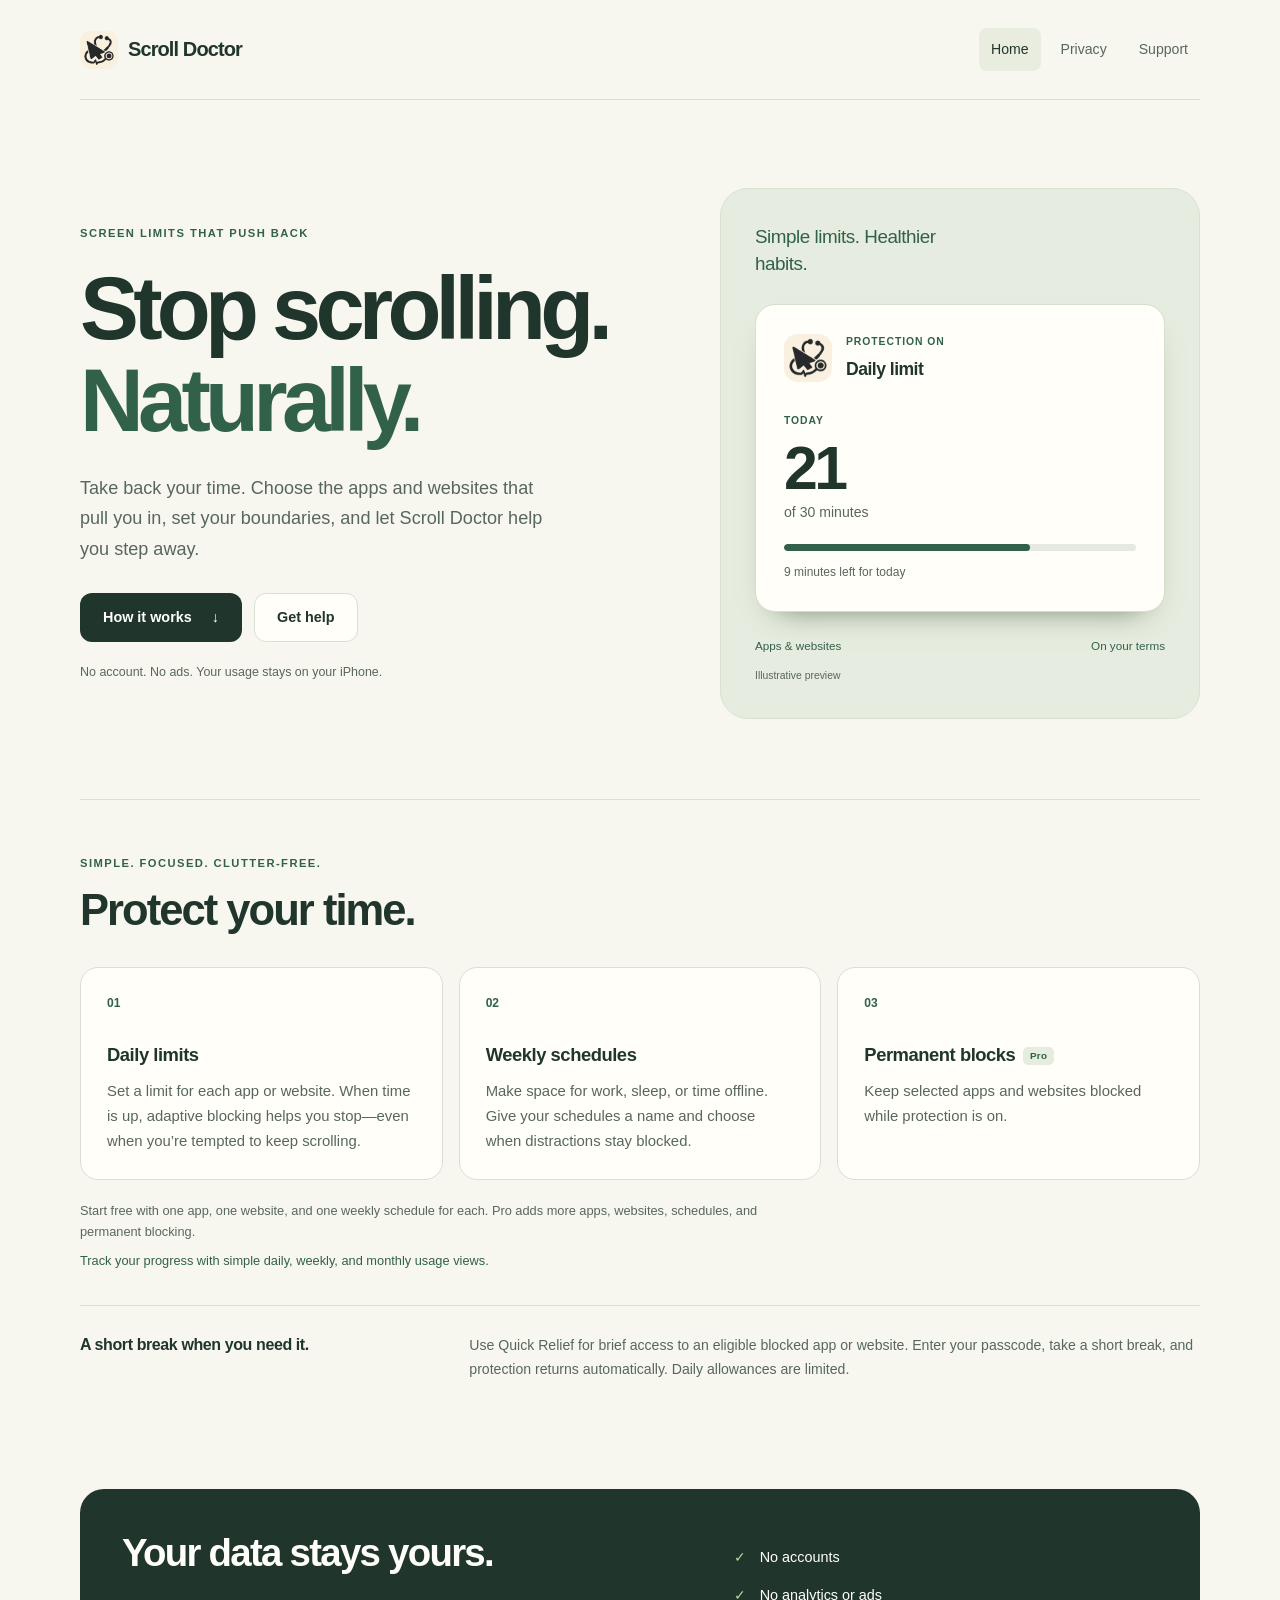
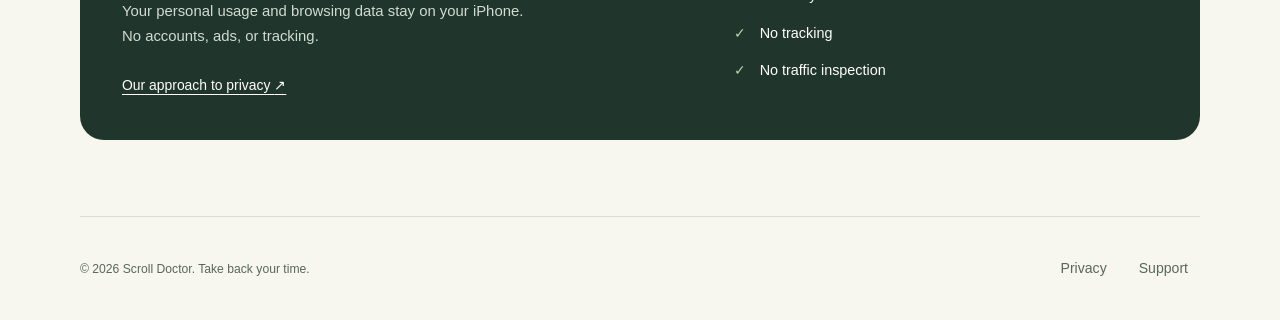
<file: index.html>
<!DOCTYPE html>
<html lang="en">
  <head>
    <meta charset="utf-8">
    <meta name="viewport" content="width=device-width, initial-scale=1">
    <meta name="description" content="Naturally stop doom-scrolling and take back your time. Set daily limits, schedule breaks, and block distracting apps and websites with Scroll Doctor.">
    <meta name="theme-color" content="#f6f1e4">
    <meta property="og:type" content="website">
    <meta property="og:title" content="Scroll Doctor — Screen Limits That Push Back">
    <meta property="og:description" content="Set healthier boundaries with the apps and websites that pull you in. Simple controls. Adaptive blocking. Your data stays on your iPhone.">
    <meta property="og:url" content="https://matthewgallo77.github.io/">
    <meta property="og:image" content="https://matthewgallo77.github.io/assets/og.png?v=20260919b">
    <meta name="twitter:card" content="summary_large_image">
    <meta name="twitter:title" content="Scroll Doctor — Screen Limits That Push Back">
    <meta name="twitter:description" content="Naturally stop doom-scrolling. Protect your time with simple limits and adaptive blocking.">
    <meta name="twitter:image" content="https://matthewgallo77.github.io/assets/og.png?v=20260919b">
    <link rel="icon" href="/assets/app-icon.png?v=20260919b">
    <link rel="apple-touch-icon" href="/assets/app-icon.png?v=20260919b">
    <link rel="stylesheet" href="/assets/styles.css">
    <title>Scroll Doctor — Screen Limits That Push Back</title>
  </head>
  <body>
    <a class="skip-link" href="#main">Skip to content</a>
    <header class="site-header">
      <a class="brand" href="/" aria-label="Scroll Doctor home">
        <img src="/assets/app-icon.png?v=20260919b" alt="" width="1024" height="1024">
        <span>Scroll Doctor</span>
      </a>
      <nav class="site-nav" aria-label="Main navigation">
        <a href="/" aria-current="page">Home</a>
        <a href="/privacy/">Privacy</a>
        <a href="/support/">Support</a>
      </nav>
    </header>

    <main id="main" class="page-shell">
      <section class="hero">
        <div>
          <p class="eyebrow">Screen limits that push back</p>
          <h1>Stop scrolling.<br><span>Naturally.</span></h1>
          <p class="hero-copy">Take back your time. Choose the apps and websites that pull you in, set your boundaries, and let Scroll Doctor help you step away.</p>
          <div class="button-row">
            <a class="button button-primary" href="#how-it-works">How it works <span aria-hidden="true">↓</span></a>
            <a class="button button-secondary" href="/support/">Get help</a>
          </div>
          <p class="hero-note">No account. No ads. Your usage stays on your iPhone.</p>
        </div>

        <div class="product-card" role="img" aria-label="Illustrative daily limit: protection on, 21 of 30 minutes used, 9 minutes remaining.">
          <p class="preview-label">Simple limits. Healthier habits.</p>
          <div class="app-summary">
            <div class="app-row">
              <img class="app-icon" src="/assets/app-icon.png?v=20260919b" alt="" width="1024" height="1024">
              <div>
                <p class="status-label">Protection on</p>
                <p class="app-name">Daily limit</p>
              </div>
            </div>
            <p class="status-label">Today</p>
            <p class="usage-number">21 <span>of 30 minutes</span></p>
            <div class="usage-track" aria-hidden="true"><span></span></div>
            <p class="remaining-time">9 minutes left for today</p>
          </div>
          <div class="preview-footer"><span>Apps &amp; websites</span><span>On your terms</span></div>
          <p class="example-label">Illustrative preview</p>
        </div>
      </section>

      <section id="how-it-works" class="section steps-section" aria-label="How it works">
        <p class="eyebrow">Simple. Focused. Clutter-free.</p>
        <h2>Protect your time.</h2>
        <div class="feature-grid">
          <article class="feature-card">
            <span class="feature-number">01</span>
            <h3>Daily limits</h3>
            <p>Set a limit for each app or website. When time is up, adaptive blocking helps you stop—even when you’re tempted to keep scrolling.</p>
          </article>
          <article class="feature-card">
            <span class="feature-number">02</span>
            <h3>Weekly schedules</h3>
            <p>Make space for work, sleep, or time offline. Give your schedules a name and choose when distractions stay blocked.</p>
          </article>
          <article class="feature-card">
            <span class="feature-number">03</span>
            <h3>Permanent blocks <span class="pro-label">Pro</span></h3>
            <p>Keep selected apps and websites blocked while protection is on.</p>
          </article>
        </div>
        <p class="plan-note">Start free with one app, one website, and one weekly schedule for each. Pro adds more apps, websites, schedules, and permanent blocking.</p>
        <p class="report-note">Track your progress with simple daily, weekly, and monthly usage views.</p>
        <div class="relief-note"><h3>A short break when you need it.</h3><p>Use Quick Relief for brief access to an eligible blocked app or website. Enter your passcode, take a short break, and protection returns automatically. Daily allowances are limited.</p></div>
      </section>

      <section class="section" aria-labelledby="privacy-title">
        <div class="privacy-banner">
          <div>
            <h2 id="privacy-title">Your data stays yours.</h2>
            <p>Your personal usage and browsing data stay on your iPhone. No accounts, ads, or tracking.</p>
            <a class="privacy-link" href="/privacy/">Our approach to privacy <span aria-hidden="true">↗</span></a>
          </div>
          <ul class="privacy-list">
            <li>No accounts</li>
            <li>No analytics or ads</li>
            <li>No tracking</li>
            <li>No traffic inspection</li>
          </ul>
        </div>
      </section>
    </main>

    <footer class="site-footer">
      <p>© 2026 Scroll Doctor. Take back your time.</p>
      <nav class="footer-nav" aria-label="Footer navigation">
        <a href="/privacy/">Privacy</a>
        <a href="/support/">Support</a>
      </nav>
    </footer>
  </body>
</html>
</file>
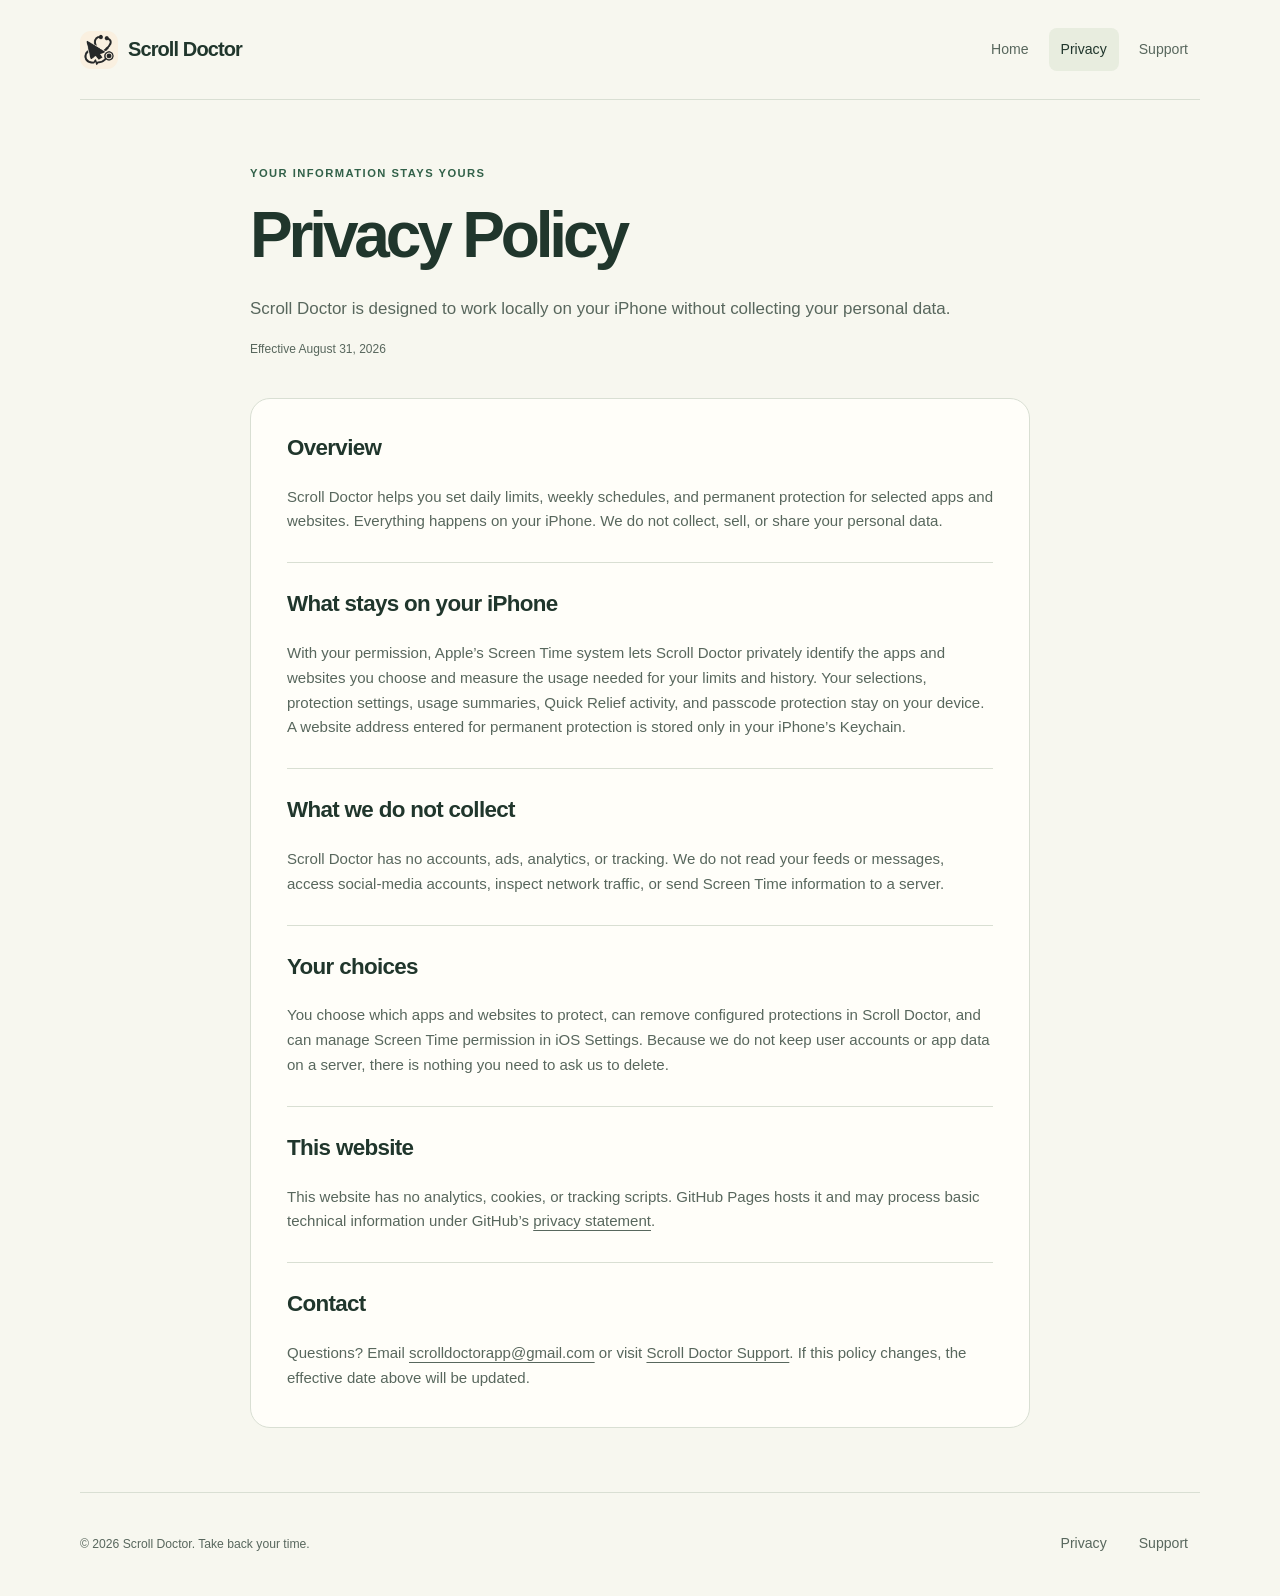
<file: privacy/index.html>
<!DOCTYPE html>
<html lang="en">
  <head>
    <meta charset="utf-8">
    <meta name="viewport" content="width=device-width, initial-scale=1">
    <meta name="description" content="Scroll Doctor privacy policy. Learn how app, website, and Screen Time information stays on your iPhone.">
    <meta name="theme-color" content="#f6f1e4">
    <meta property="og:type" content="website">
    <meta property="og:title" content="Privacy Policy — Scroll Doctor">
    <meta property="og:description" content="Scroll Doctor processes Screen Time information locally and does not collect or transmit personal data.">
    <meta property="og:url" content="https://matthewgallo77.github.io/privacy/">
    <meta property="og:image" content="https://matthewgallo77.github.io/assets/og.png?v=20260919b">
    <meta name="twitter:card" content="summary_large_image">
    <link rel="icon" href="/assets/app-icon.png?v=20260919b">
    <link rel="apple-touch-icon" href="/assets/app-icon.png?v=20260919b">
    <link rel="stylesheet" href="/assets/styles.css">
    <title>Privacy Policy — Scroll Doctor</title>
  </head>
  <body>
    <a class="skip-link" href="#main">Skip to content</a>
    <header class="site-header">
      <a class="brand" href="/" aria-label="Scroll Doctor home">
        <img src="/assets/app-icon.png?v=20260919b" alt="" width="1024" height="1024">
        <span>Scroll Doctor</span>
      </a>
      <nav class="site-nav" aria-label="Main navigation">
        <a href="/">Home</a>
        <a href="/privacy/" aria-current="page">Privacy</a>
        <a href="/support/">Support</a>
      </nav>
    </header>

    <main id="main" class="page-shell">
      <header class="page-hero">
        <p class="eyebrow">Your information stays yours</p>
        <h1>Privacy Policy</h1>
        <p class="lead">Scroll Doctor is designed to work locally on your iPhone without collecting your personal data.</p>
        <p class="meta-line">Effective August 31, 2026</p>
      </header>

      <article class="content-card">
        <section aria-labelledby="overview">
          <h2 id="overview">Overview</h2>
          <p>Scroll Doctor helps you set daily limits, weekly schedules, and permanent protection for selected apps and websites. Everything happens on your iPhone. We do not collect, sell, or share your personal data.</p>
        </section>

        <section aria-labelledby="on-device">
          <h2 id="on-device">What stays on your iPhone</h2>
          <p>With your permission, Apple’s Screen Time system lets Scroll Doctor privately identify the apps and websites you choose and measure the usage needed for your limits and history. Your selections, protection settings, usage summaries, Quick Relief activity, and passcode protection stay on your device. A website address entered for permanent protection is stored only in your iPhone’s Keychain.</p>
        </section>

        <section aria-labelledby="not-collected">
          <h2 id="not-collected">What we do not collect</h2>
          <p>Scroll Doctor has no accounts, ads, analytics, or tracking. We do not read your feeds or messages, access social-media accounts, inspect network traffic, or send Screen Time information to a server.</p>
        </section>

        <section aria-labelledby="control">
          <h2 id="control">Your choices</h2>
          <p>You choose which apps and websites to protect, can remove configured protections in Scroll Doctor, and can manage Screen Time permission in iOS Settings. Because we do not keep user accounts or app data on a server, there is nothing you need to ask us to delete.</p>
        </section>

        <section aria-labelledby="website">
          <h2 id="website">This website</h2>
          <p>This website has no analytics, cookies, or tracking scripts. GitHub Pages hosts it and may process basic technical information under GitHub’s <a href="https://docs.github.com/en/site-policy/privacy-policies/github-general-privacy-statement">privacy statement</a>.</p>
        </section>

        <section aria-labelledby="contact">
          <h2 id="contact">Contact</h2>
          <p>Questions? Email <a href="mailto:scrolldoctorapp@gmail.com">scrolldoctorapp@gmail.com</a> or visit <a href="/support/">Scroll Doctor Support</a>. If this policy changes, the effective date above will be updated.</p>
        </section>
      </article>
    </main>

    <footer class="site-footer">
      <p>© 2026 Scroll Doctor. Take back your time.</p>
      <nav class="footer-nav" aria-label="Footer navigation">
        <a href="/privacy/">Privacy</a>
        <a href="/support/">Support</a>
      </nav>
    </footer>
  </body>
</html>
</file>
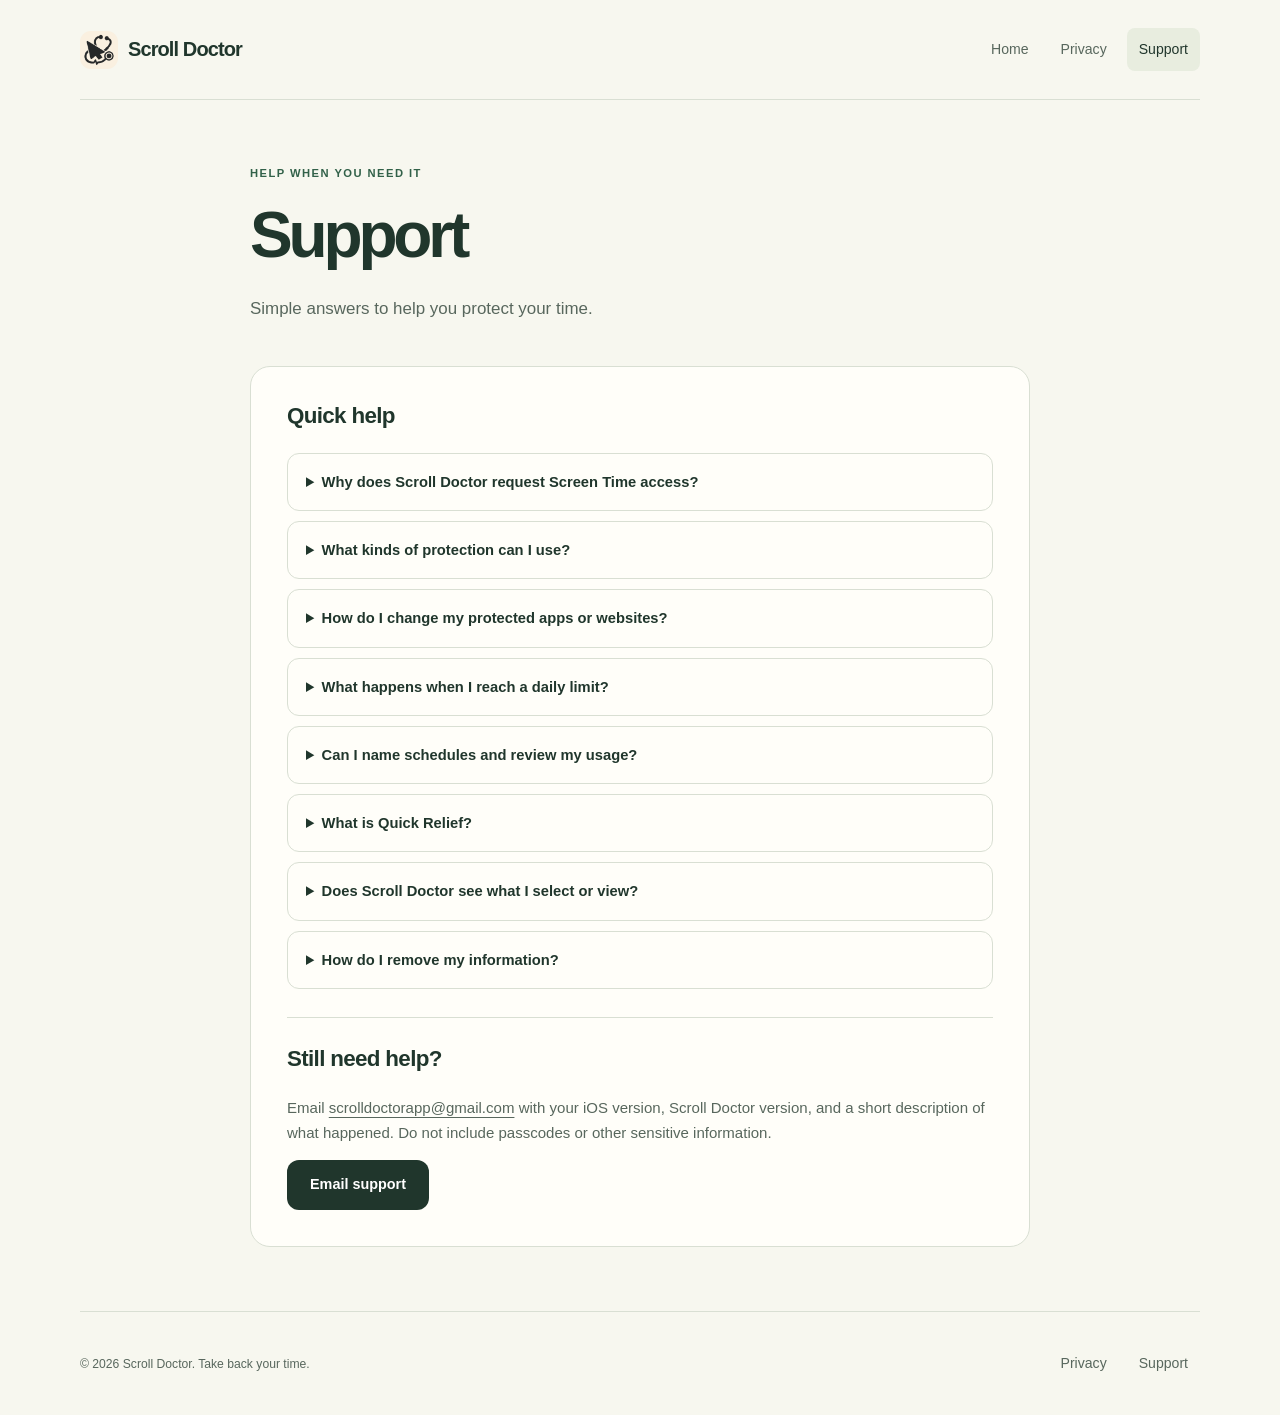
<file: support/index.html>
<!DOCTYPE html>
<html lang="en">
  <head>
    <meta charset="utf-8">
    <meta name="viewport" content="width=device-width, initial-scale=1">
    <meta name="description" content="Get help with Scroll Doctor, Screen Time permission, app and website protection, usage views, and Quick Relief.">
    <meta name="theme-color" content="#f6f1e4">
    <meta property="og:type" content="website">
    <meta property="og:title" content="Support — Scroll Doctor">
    <meta property="og:description" content="Help with Scroll Doctor protection, Screen Time permission, Quick Relief, and privacy.">
    <meta property="og:url" content="https://matthewgallo77.github.io/support/">
    <meta property="og:image" content="https://matthewgallo77.github.io/assets/og.png?v=20260919b">
    <meta name="twitter:card" content="summary_large_image">
    <link rel="icon" href="/assets/app-icon.png?v=20260919b">
    <link rel="apple-touch-icon" href="/assets/app-icon.png?v=20260919b">
    <link rel="stylesheet" href="/assets/styles.css">
    <title>Support — Scroll Doctor</title>
  </head>
  <body>
    <a class="skip-link" href="#main">Skip to content</a>
    <header class="site-header">
      <a class="brand" href="/" aria-label="Scroll Doctor home">
        <img src="/assets/app-icon.png?v=20260919b" alt="" width="1024" height="1024">
        <span>Scroll Doctor</span>
      </a>
      <nav class="site-nav" aria-label="Main navigation">
        <a href="/">Home</a>
        <a href="/privacy/">Privacy</a>
        <a href="/support/" aria-current="page">Support</a>
      </nav>
    </header>

    <main id="main" class="page-shell">
      <header class="page-hero">
        <p class="eyebrow">Help when you need it</p>
        <h1>Support</h1>
        <p class="lead">Simple answers to help you protect your time.</p>
      </header>

      <article class="content-card">
        <section aria-labelledby="quick-help">
          <h2 id="quick-help">Quick help</h2>
          <div class="faq-list">
            <details>
              <summary>Why does Scroll Doctor request Screen Time access?</summary>
              <p>Screen Time permission lets Apple’s privacy-preserving system protect the apps and websites you select. Scroll Doctor cannot read your feeds, messages, or browsing.</p>
            </details>
            <details>
              <summary>What kinds of protection can I use?</summary>
              <p>Start free with one app, one website, and one weekly schedule for each. Pro adds more apps, websites, schedules, and permanent blocking.</p>
            </details>
            <details>
              <summary>How do I change my protected apps or websites?</summary>
              <p>Settings are locked while protection is on. Turn protection off using the local waiting period and four-digit passcode, make your changes, then turn it back on.</p>
            </details>
            <details>
              <summary>What happens when I reach a daily limit?</summary>
              <p>Scroll Doctor steps in with a prompt to close the app or website. If you ignore your limit, the prompts return sooner to help you step away.</p>
            </details>
            <details>
              <summary>Can I name schedules and review my usage?</summary>
              <p>Tap a schedule’s name to rename it. On the dashboard, choose an app or website and switch between day, week, and month views to see its usage and trends.</p>
            </details>
            <details>
              <summary>What is Quick Relief?</summary>
              <p>Open Scroll Doctor and tap Quick Relief on an eligible blocked app or website, then enter your protection passcode. You get 15, then 5, then 3 minutes across all protections each day. Protection returns automatically.</p>
            </details>
            <details>
              <summary>Does Scroll Doctor see what I select or view?</summary>
              <p>Apple gives Scroll Doctor privacy-preserving selection tokens. Your Screen Time information is processed locally, and Scroll Doctor does not inspect what you view or send it to us.</p>
            </details>
            <details>
              <summary>How do I remove my information?</summary>
              <p>Remove configured protections in Scroll Doctor and manage Screen Time permission in iOS Settings. Scroll Doctor does not maintain an account or server copy of your information.</p>
            </details>
          </div>
        </section>

        <section aria-labelledby="contact-support">
          <h2 id="contact-support">Still need help?</h2>
          <div class="support-cta">
            <p>Email <a href="mailto:scrolldoctorapp@gmail.com">scrolldoctorapp@gmail.com</a> with your iOS version, Scroll Doctor version, and a short description of what happened. Do not include passcodes or other sensitive information.</p>
            <a class="button button-primary" href="mailto:scrolldoctorapp@gmail.com?subject=Scroll%20Doctor%20Support">Email support</a>
          </div>
        </section>
      </article>
    </main>

    <footer class="site-footer">
      <p>© 2026 Scroll Doctor. Take back your time.</p>
      <nav class="footer-nav" aria-label="Footer navigation">
        <a href="/privacy/">Privacy</a>
        <a href="/support/">Support</a>
      </nav>
    </footer>
  </body>
</html>
</file>
<file: assets/styles.css>
:root {
  --canvas: #f7f7ef; --surface: #fffef9; --ink: #20362c;
  --secondary-ink: #58675d; --hairline: #d9dfd3; --moss: #326149;
  color-scheme: light;
  font-family: -apple-system, BlinkMacSystemFont, "Segoe UI", sans-serif;
  font-synthesis: none; text-rendering: optimizeLegibility;
}
* { box-sizing: border-box; }
html { scroll-behavior: smooth; scroll-padding-top: 24px; }
body { min-width: 320px; margin: 0; color: var(--ink); background: var(--canvas); font-size: 16px; line-height: 1.65; }
a { color: inherit; text-underline-offset: 4px; }
img { display: block; max-width: 100%; }
h1, h2, h3, p { margin-top: 0; }
h1, h2, h3 { text-wrap: balance; }
h1 { margin-bottom: 26px; font-size: clamp(3.3rem, 6.9vw, 5.8rem); font-weight: 650; letter-spacing: -.065em; line-height: 1.04; }
h1 span { color: var(--moss); }
h2 { margin-bottom: 24px; font-size: clamp(1.9rem, 3.4vw, 2.8rem); font-weight: 600; letter-spacing: -.045em; line-height: 1.15; }
h3 { margin-bottom: 12px; font-size: 1.15rem; font-weight: 650; letter-spacing: -.025em; line-height: 1.4; }
.site-header, .page-shell, .site-footer { width: min(calc(100% - 64px), 1120px); margin-inline: auto; }
.site-header { display: flex; align-items: center; justify-content: space-between; gap: 20px; min-height: 100px; border-bottom: 1px solid var(--hairline); }
.brand { display: inline-flex; align-items: center; gap: 10px; flex-shrink: 0; text-decoration: none; }
.brand img { width: 38px; height: 38px; border-radius: 11px; }
.brand span { font-size: 1.25rem; font-weight: 700; letter-spacing: -.045em; }
.site-nav, .footer-nav { display: flex; align-items: center; gap: 8px; }
.site-nav a, .footer-nav a { padding: 10px 12px; font-size: .88rem; text-decoration: none; color: var(--secondary-ink); }
.site-nav a:hover, .site-nav a[aria-current="page"] { color: var(--ink); background: #e8eddf; border-radius: 8px; }
a:focus-visible, summary:focus-visible { outline: 3px solid #a46b19; outline-offset: 4px; border-radius: 4px; }
.skip-link { position: fixed; z-index: 10; top: 10px; left: 10px; padding: 12px 18px; color: white; background: var(--ink); transform: translateY(-150%); }
.skip-link:focus { transform: translateY(0); }
.hero { display: grid; grid-template-columns: 1.2fr 1fr; align-items: center; gap: 64px; padding: 88px 0 80px; }
.eyebrow { margin-bottom: 20px; color: var(--moss); font-size: .7rem; font-weight: 700; letter-spacing: .13em; text-transform: uppercase; }
.hero-copy { max-width: 470px; margin-bottom: 28px; color: var(--secondary-ink); font-size: 1.13rem; line-height: 1.7; }
.button-row { display: flex; flex-wrap: wrap; gap: 12px; }
.button { display: inline-flex; align-items: center; justify-content: center; gap: 20px; min-height: 48px; padding: 12px 22px; border: 1px solid transparent; border-radius: 12px; font-size: .9rem; font-weight: 600; text-decoration: none; }
.button-primary { background: var(--ink); color: white; }
.button-primary:hover { background: var(--moss); }
.button-secondary { border-color: var(--hairline); background: var(--surface); }
.button-secondary:hover { background: #e8eddf; }
.hero-note { max-width: 390px; margin: 20px 0 0; color: var(--secondary-ink); font-size: .78rem; }
.product-card { padding: 34px; background: #e6ecdf; border: 1px solid #d8e1cf; border-radius: 28px; }
.preview-label { max-width: 220px; margin: 0 0 26px; color: var(--moss); font-size: 1.18rem; line-height: 1.45; letter-spacing: -.025em; }
.app-summary { padding: 28px; background: var(--surface); border: 1px solid #d6dece; border-radius: 20px; box-shadow: 0 16px 30px -22px #506345; }
.app-row { display: flex; align-items: center; gap: 14px; margin-bottom: 28px; }
.app-icon { width: 48px; height: 48px; border-radius: 14px; }
.status-label { margin: 0 0 5px; color: var(--moss); font-size: .65rem; font-weight: 650; letter-spacing: .09em; text-transform: uppercase; }
.app-name { margin: 0; font-size: 1.1rem; font-weight: 650; letter-spacing: -.03em; }
.usage-number { margin-bottom: 0; font-size: 3.8rem; font-weight: 650; letter-spacing: -.06em; line-height: 1.15; }
.usage-number span { display: block; color: var(--secondary-ink); font-size: .88rem; font-weight: 400; letter-spacing: 0; }
.usage-track { height: 7px; margin: 24px 0 12px; background: #e5e9df; border-radius: 8px; overflow: hidden; }
.usage-track span { display: block; width: 70%; height: 100%; background: var(--moss); border-radius: inherit; }
.remaining-time { margin: 0; color: var(--secondary-ink); font-size: .75rem; }
.preview-footer { display: flex; justify-content: space-between; flex-wrap: wrap; gap: 8px; padding-top: 24px; font-size: .73rem; color: var(--moss); }
.example-label { margin: 12px 0 0; color: var(--secondary-ink); font-size: .65rem; }
.section { padding: 54px 0; }
.steps-section { border-top: 1px solid var(--hairline); }
.steps-section > .eyebrow { margin-bottom: 12px; }
.feature-grid { display: grid; grid-template-columns: repeat(3, 1fr); gap: 16px; margin-top: 32px; }
.feature-card { padding: 26px; border: 1px solid var(--hairline); border-radius: 18px; background: var(--surface); }
.feature-number { display: block; margin-bottom: 28px; color: var(--moss); font-size: .75rem; font-weight: 650; }
.feature-card p { margin-bottom: 0; color: var(--secondary-ink); font-size: .93rem; }
.pro-label { display: inline-block; padding: 2px 7px; margin-left: 3px; vertical-align: middle; border-radius: 5px; color: var(--moss); background: #e6ecdf; font-size: .62rem; letter-spacing: .02em; }
.plan-note { max-width: 730px; margin: 20px 0 0; color: var(--secondary-ink); font-size: .8rem; }
.report-note { max-width: 730px; margin: 8px 0 0; color: var(--moss); font-size: .8rem; }
.relief-note { display: grid; grid-template-columns: 1fr 2fr; gap: 24px; align-items: start; margin-top: 34px; padding-top: 28px; border-top: 1px solid var(--hairline); }
.relief-note h3 { margin: 0; font-size: 1rem; }
.relief-note p { margin: 0; color: var(--secondary-ink); font-size: .88rem; }
.privacy-banner { display: grid; grid-template-columns: 1.3fr 1fr; gap: 60px; padding: 42px; border-radius: 24px; color: #fffef9; background: var(--ink); }
.privacy-banner h2 { font-size: clamp(1.8rem, 3vw, 2.4rem); }
.privacy-banner p { max-width: 420px; margin-bottom: 24px; color: #d0dbd1; font-size: .93rem; }
.privacy-link { font-size: .87rem; }
.privacy-list { display: grid; align-content: center; gap: 14px; margin: 0; padding: 0; list-style: none; }
.privacy-list li { font-size: .9rem; }
.privacy-list li::before { content: "✓"; margin-right: 14px; color: #b8d5a3; }
.page-hero { max-width: 780px; margin-inline: auto; padding: 64px 0 26px; }
.page-hero h1 { font-size: clamp(2.7rem, 6vw, 4rem); }
.lead { color: var(--secondary-ink); font-size: 1.06rem; }
.meta-line { color: var(--secondary-ink); font-size: .75rem; }
.content-card { max-width: 780px; margin: 0 auto 64px; padding: 36px; border: 1px solid var(--hairline); border-radius: 20px; background: var(--surface); }
.content-card section + section { margin-top: 28px; padding-top: 28px; border-top: 1px solid var(--hairline); }
.content-card h2 { font-size: 1.4rem; letter-spacing: -.03em; }
.content-card p { color: var(--secondary-ink); font-size: .94rem; }
.content-card p:last-child { margin-bottom: 0; }
.faq-list { display: grid; gap: 10px; }
details { border: 1px solid var(--hairline); border-radius: 12px; }
summary { padding: 16px 18px; cursor: pointer; font-size: .92rem; font-weight: 600; }
details[open] { background: #f2f5ec; }
details p { padding: 0 18px 18px; margin: 0; }
.support-cta p { overflow-wrap: anywhere; }
.site-footer { display: flex; align-items: center; justify-content: space-between; gap: 20px; min-height: 104px; margin-top: 22px; border-top: 1px solid var(--hairline); color: var(--secondary-ink); font-size: .76rem; }
.site-footer p { margin: 0; }
@media (max-width: 820px) {
  .hero { gap: 30px; grid-template-columns: 1.15fr 1fr; padding: 60px 0; }
  h1 { font-size: 3.6rem; }
  .product-card { padding: 22px; }
  .app-summary { padding: 20px; }
  .privacy-banner { gap: 30px; padding: 32px; }
  .feature-card { padding: 20px; }
}
@media (max-width: 640px) {
  .site-header, .page-shell, .site-footer { width: calc(100% - 36px); }
  .site-header { min-height: 80px; gap: 10px; flex-wrap: wrap; padding-block: 16px; }
  .brand span { font-size: 1.13rem; }
  .brand img { width: 32px; height: 32px; }
  .site-nav { gap: 0; }
  .site-nav a { font-size: .76rem; padding: 9px 8px; }
  .hero { grid-template-columns: 1fr; gap: 32px; padding: 44px 0; }
  h1 { font-size: clamp(3.1rem, 12vw, 4.4rem); }
  .hero-copy { font-size: 1rem; }
  .product-card { width: 100%; max-width: 420px; margin-inline: auto; padding: 26px; }
  .preview-label { max-width: none; font-size: 1rem; margin-bottom: 20px; }
  .app-summary { padding: 24px; }
  .section { padding: 36px 0; }
  .feature-grid, .privacy-banner, .relief-note { grid-template-columns: 1fr; }
  .feature-grid { gap: 12px; }
  .feature-card { padding: 24px; }
  .feature-number { margin-bottom: 16px; }
  .relief-note { gap: 12px; }
  .privacy-banner { padding: 28px; gap: 28px; }
  .page-hero { padding-top: 42px; }
  .content-card { padding: 22px; }
  .site-footer { align-items: flex-start; flex-direction: column; justify-content: center; padding-block: 24px; gap: 12px; }
  .footer-nav a { padding: 0 16px 0 0; }
}
@media (prefers-reduced-motion: reduce) { html { scroll-behavior: auto; } }
</file>
